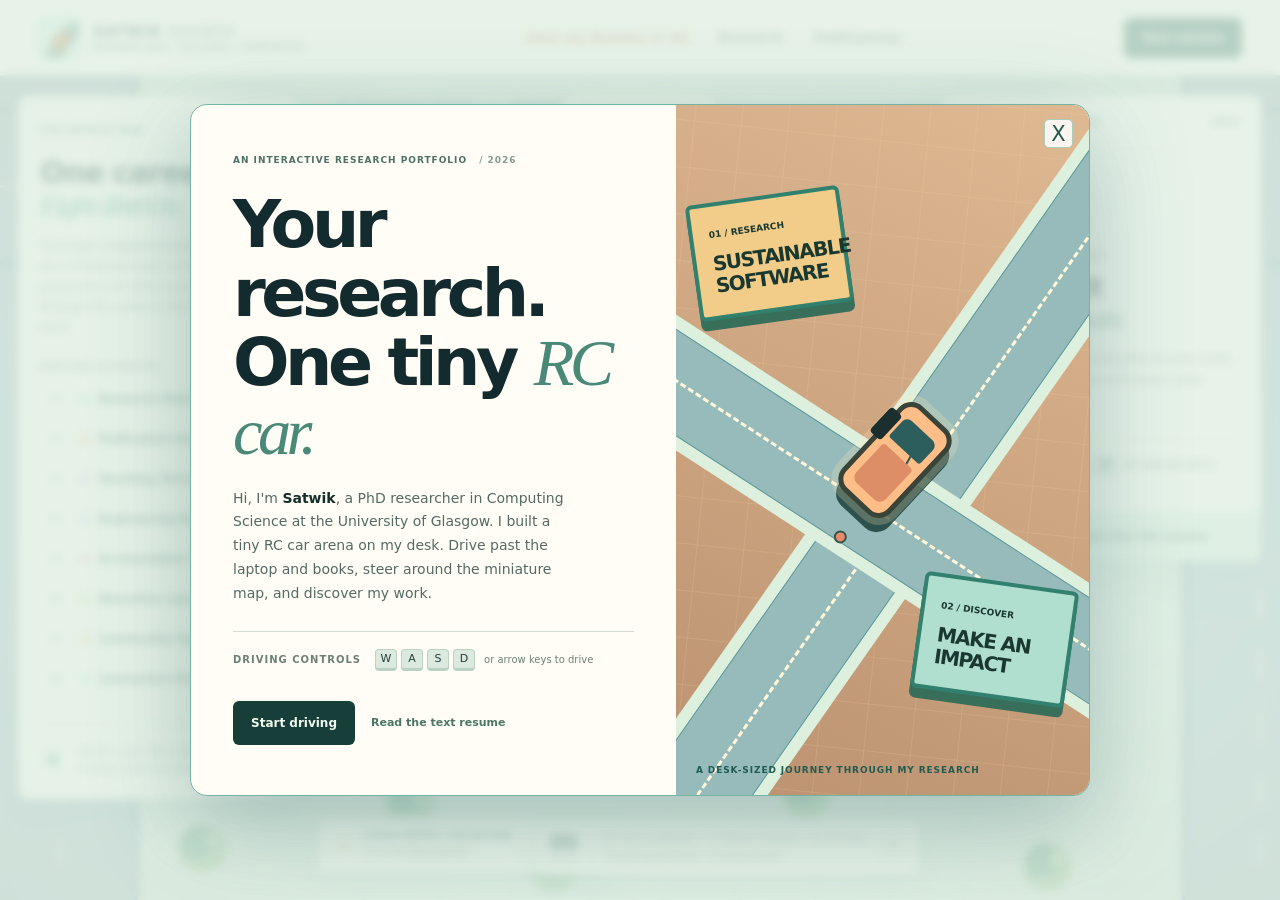
<file: site/game.html>
<!DOCTYPE html>

<html lang="en">
<head>
<meta charset="utf-8"/>
<meta content="width=device-width, initial-scale=1, viewport-fit=cover" name="viewport"/>
<meta content="#0c171b" name="theme-color"/>
<meta content="Drive through the research, publications, teaching and software engineering journey of Satwik Ghanta, PhD researcher at the University of Glasgow." name="description"/>
<meta content="Satwik Ghanta | The Driving Game" property="og:title"/>
<meta content="A top-down interactive research portfolio. Drive a remote control car around a miniature research arena on my desk." property="og:description"/>
<title>Drive Through My Research | Satwik Ghanta</title>
<link href="https://yasat.github.io/game.html" rel="canonical"/>
<link href="assets/favicon.svg" rel="icon" type="image/svg+xml"/>
<link href="styles.css?v=12" rel="stylesheet"/>
<script defer="" src="game-data.js"></script>
<script defer="" src="game.js"></script>
</head>
<body class="game-page">
<a class="skip-link" href="index.html">Skip the game and read my resume</a>
<div class="app-shell">
<header class="site-header">
<a aria-label="Satwik Ghanta, text resume homepage" class="brand" href="index.html">
<span aria-hidden="true" class="brand-mark"><span class="brand-road"></span><span class="brand-car"></span></span>
<span class="brand-text"><strong>SATWIK <span>GHANTA</span></strong><small>RESEARCHER / BUILDER / EDUCATOR</small></span>
</a>
<nav aria-label="Main navigation" class="header-nav">
<a aria-current="page" aria-hidden="true" class="nav-active hidden-2d-link" href="game.html" tabindex="-1">2D game</a><a href="city.html?start=1">View my Resume in 3D</a>
<a href="index.html#research">Research</a>
<a href="index.html#publications">Publications</a>
</nav>
<div class="header-actions">
<button aria-controls="mapPanel" aria-expanded="false" class="icon-button map-toggle" id="mapToggle" type="button">Map</button>
<a class="connect-link" href="index.html">Text version</a>
</div>
</header>
<main class="game-stage" id="stage">
<canvas aria-label="Top-down driving map. Use the arrow keys or W A S D to drive through resume blocks. Use district buttons to navigate without driving." id="world" tabindex="0"></canvas>
<div aria-hidden="true" class="canvas-vignette"></div>
<div aria-hidden="true" class="scene-meta"><span class="live-dot"></span> RC RESEARCH CIRCUIT <span class="meta-sep">/</span> DESKTOP EDITION</div>
<button aria-pressed="false" class="desk-view-button" id="deskViewToggle" type="button">View whole desk</button>
<aside aria-label="Map and district navigation" class="map-panel" id="mapPanel">
<div class="eyebrow">THE WORLD MAP</div>
<h1>One career.<br/><em>Eight districts.</em></h1>
<p class="map-description">The eight neighbourhoods are printed on a miniature track, surrounded by a protective rail. Drive your little RC car through the cards to discover my work.</p>
<div class="map-menu-heading"><span>EXPLORE DISTRICTS</span><span>01 - 08</span></div>
<nav aria-label="Jump to district" class="district-nav" id="districtNav"></nav>
<div class="map-footer"><span class="map-footer-glyph">+</span><span>Break a card, find a story.<br/>It resets when you drive away.</span></div>
</aside>
<aside aria-atomic="true" aria-live="polite" class="discovery-panel" id="discoveryPanel">
<div class="discovery-header"><span class="eyebrow">YOUR DISCOVERY LOG</span><button aria-controls="discoveryContent" aria-expanded="false" aria-label="Expand discovery details" class="detail-toggle" id="detailToggle" type="button">Expand</button><span aria-hidden="true" class="signal-icon">INFO</span></div>
<div class="discovery-content" id="discoveryContent">
<div aria-hidden="true" class="empty-mark">01</div>
<div class="discovery-kicker">READY FOR THE ROAD?</div>
<h2>Your next<br/><em>discovery awaits.</em></h2>
<p>Drive into one of the colourful resume cards. It will burst into pieces and reveal more about my work here.</p>
<div class="discovery-tip">TIP: USE <kbd>W</kbd><kbd>A</kbd><kbd>S</kbd><kbd>D</kbd> OR ARROW KEYS</div>
</div>
<a class="read-all" href="index.html">Prefer reading? Explore the full resume</a>
</aside>
<div aria-label="Discovery progress" class="progress-hud" role="status">
<span aria-hidden="true" class="progress-symbol">+</span>
<div class="progress-label"><strong>FIELD NOTES COLLECTED</strong><span id="progressText">0 of 32 discovered</span></div>
<div class="progress-track"><span id="progressFill"></span></div>
</div>
<div aria-label="Driving status" class="driving-hud">
<span class="speed-dial"><strong id="speedText">00</strong><small>SPEED*</small></span>
<span class="hud-divider"></span>
<span class="drive-instructions">W / Up: accelerate <span> | </span> S / Down: reverse <span> | </span> A / D: steer<br/><small>* Playful speed indicator, not physical speed</small></span>
<button aria-label="Show instructions" class="soundless-help" id="helpButton" type="button">?</button>
</div>
<div aria-hidden="true" class="mini-map"><canvas height="138" id="minimap" width="190"></canvas><span>YOUR POSITION</span></div>
<div aria-live="polite" class="toast" id="toast" role="status"></div>
<div aria-label="Touch driving controls" class="touch-controls">
<button aria-label="Steer left" class="touch-control steering-left" data-control="left" type="button">LEFT</button>
<button aria-label="Steer right" class="touch-control steering-right" data-control="right" type="button">RIGHT</button>
<button aria-label="Accelerate" class="touch-control throttle" data-control="up" type="button">GO</button>
<button aria-label="Reverse" class="touch-control reverse" data-control="down" type="button">REV</button>
</div>
</main>
</div>
<div aria-labelledby="introTitle" aria-modal="true" class="intro-overlay" id="introOverlay" role="dialog">
<div class="intro-card">
<div class="intro-left">
<div class="intro-eyebrow">AN INTERACTIVE RESEARCH PORTFOLIO <span> / 2026</span></div>
<h2 id="introTitle">Your research.<br/>One tiny <em>RC car.</em></h2>
<p>Hi, I'm <strong>Satwik</strong>, a PhD researcher in Computing Science at the University of Glasgow. I built a tiny RC car arena on my desk. Drive past the laptop and books, steer around the miniature map, and discover my work.</p>
<div class="intro-controls"><span>DRIVING CONTROLS</span><span class="keys"><kbd>W</kbd><kbd>A</kbd><kbd>S</kbd><kbd>D</kbd></span><span>or arrow keys to drive</span></div>
<div class="intro-buttons"><button class="start-button" id="startButton" type="button">Start driving</button><a class="skip-intro" href="index.html">Read the text resume</a></div>
</div>
<div aria-hidden="true" class="intro-art">
<div class="art-grid"></div><div class="art-road road-one"></div><div class="art-road road-two"></div>
<div class="art-card card-one"><small>01 / RESEARCH</small><strong>SUSTAINABLE<br/>SOFTWARE</strong></div>
<div class="art-card card-two"><small>02 / DISCOVER</small><strong>MAKE AN<br/>IMPACT</strong></div>
<div class="art-car"><div class="art-windshield"></div><div class="art-roof"></div><div class="art-antenna"></div></div>
<div class="art-label">A DESK-SIZED JOURNEY THROUGH MY RESEARCH</div>
</div>
<button aria-label="Close introduction and start driving" class="intro-close" id="introClose" type="button">X</button>
</div>
</div>
<noscript><div class="noscript">The driving game requires JavaScript. You can still read my <a href="index.html">complete text resume</a>.</div></noscript>
</body>
</html>
</file>
<file: site/styles.css>
:root {
    --bg: #0c171b;
    --panel: #101f23;
    --panel2: #15272b;
    --stroke: #344a4a;
    --paper: #eef3e8;
    --muted: #9badad;
    --mint: #a5ead9;
    --orange: #ffc08e;
    --left: 282px;
    --right: 320px;
    --header: 76px;
    font-family: Inter, ui-sans-serif, system-ui, -apple-system, BlinkMacSystemFont, "Segoe UI", sans-serif
}

* {
    box-sizing: border-box
}

html,
body {
    margin: 0;
    min-height: 100%;
    color: var(--paper);
    background: var(--bg)
}

a {
    color: inherit
}

button,
a {
    -webkit-tap-highlight-color: transparent
}

button {
    font: inherit
}

button:focus-visible,
a:focus-visible,
canvas:focus-visible {
    outline: 3px solid var(--orange);
    outline-offset: 3px
}

::selection {
    background: var(--mint);
    color: #102125
}

.skip-link {
    position: fixed;
    top: -60px;
    left: 12px;
    background: white;
    color: black;
    padding: 12px;
    z-index: 999
}

.skip-link:focus {
    top: 10px
}

.app-shell {
    height: 100dvh;
    min-height: 580px;
    display: flex;
    flex-direction: column;
    overflow: hidden
}

.site-header {
    height: var(--header);
    flex: none;
    z-index: 20;
    display: flex;
    align-items: center;
    justify-content: space-between;
    gap: 24px;
    padding: 0 38px;
    background: #0c171bea;
    border-bottom: 1px solid #294044
}

.brand {
    text-decoration: none;
    display: flex;
    align-items: center;
    gap: 13px
}

.brand-mark {
    width: 42px;
    height: 42px;
    border: 1px solid #52716e;
    border-radius: 11px;
    display: grid;
    place-items: center;
    position: relative;
    overflow: hidden;
    transform: rotate(-3deg);
    background: #18302f
}

.brand-road {
    width: 12px;
    height: 60px;
    transform: rotate(40deg);
    background: var(--mint)
}

.brand-road:after {
    content: "";
    height: 45px;
    position: absolute;
    left: 5px;
    top: 6px;
    border-left: 2px dashed #1b4242
}

.brand-car {
    position: absolute;
    left: 17px;
    top: 14px;
    width: 10px;
    height: 20px;
    border-radius: 4px;
    background: var(--orange);
    transform: rotate(42deg);
    box-shadow: 0 0 0 2px #17302e
}

.brand-text {
    display: flex;
    flex-direction: column;
    gap: 3px;
    white-space: nowrap
}

.brand-text strong {
    font-size: 14px;
    letter-spacing: .1em;
    font-weight: 850
}

.brand-text strong span {
    font-weight: 500
}

.brand-text small {
    font-size: 8.5px;
    letter-spacing: .14em;
    color: #a4b9b4;
    font-weight: 700
}

.header-nav {
    display: flex;
    gap: 30px;
    align-items: center
}

.header-nav a {
    text-decoration: none;
    font-size: 12px;
    color: #a5b7b6;
    font-weight: 650;
    letter-spacing: .035em
}

.header-nav a:hover,
.header-nav .nav-active {
    color: #f2f7e9
}

.header-nav a.nav-active:before {
    content: "";
    display: inline-block;
    margin-right: 9px;
    width: 6px;
    height: 6px;
    background: var(--mint);
    border-radius: 50%;
    vertical-align: middle
}

.header-actions {
    display: flex;
    align-items: center;
    gap: 10px
}

.connect-link {
    padding: 12px 17px;
    border-radius: 7px;
    border: 1px solid #79b4a4;
    background: #a4e8d6;
    color: #0e2223;
    text-decoration: none;
    white-space: nowrap;
    font-size: 12px;
    font-weight: 850
}

.connect-link span {
    margin-left: 13px
}

.connect-link:hover {
    background: #d1f8e8
}

.icon-button {
    display: none;
    border: 1px solid #476464;
    border-radius: 8px;
    padding: 10px 14px;
    background: #14282a;
    color: var(--paper);
    font-size: 13px;
    font-weight: 700
}

.game-stage {
    flex: 1;
    min-height: 0;
    position: relative;
    overflow: hidden;
    background: radial-gradient(circle at 50% 40%, #2a3a35, #102026 78%)
}

#world {
    display: block;
    width: 100%;
    height: 100%;
    outline-offset: -5px;
    touch-action: none
}

.canvas-vignette {
    position: absolute;
    inset: 0;
    pointer-events: none;
    background: radial-gradient(ellipse at 52% 49%, transparent 15%, #0b171b1e 60%, #0813169c 100%)
}

.scene-meta {
    position: absolute;
    top: 26px;
    left: calc(var(--left) + 35px);
    font-size: 9px;
    letter-spacing: .16em;
    color: #c3d2c7;
    font-weight: 850;
    text-shadow: 0 1px 10px #122326;
    pointer-events: none
}

.live-dot {
    display: inline-block;
    width: 7px;
    height: 7px;
    border-radius: 50%;
    background: #c2f6af;
    margin-right: 8px;
    box-shadow: 0 0 12px #aeff979f
}

.meta-sep {
    margin: 0 10px;
    color: #62817c
}

.map-panel {
    position: absolute;
    z-index: 8;
    left: 17px;
    top: 19px;
    bottom: 100px;
    width: var(--left);
    padding: 29px 22px 22px;
    background: #102127ed;
    border: 1px solid #3d5857;
    border-radius: 13px;
    backdrop-filter: blur(18px);
    box-shadow: 0 18px 65px #0006;
    display: flex;
    flex-direction: column;
    overflow-y: auto;
    scrollbar-width: thin;
    scrollbar-color: #476360 transparent
}

.eyebrow {
    font-weight: 850;
    letter-spacing: .15em;
    font-size: 9px;
    color: #bdd5ca
}

.tiny-star {
    color: var(--mint);
    font-size: 14px;
    margin-right: 5px
}

.map-panel h1 {
    font-size: 30px;
    line-height: 1.08;
    margin: 22px 0 14px;
    letter-spacing: -.045em;
    font-weight: 800
}

.map-panel h1 em,
.intro-card em,
.discovery-panel h2 em {
    font-family: Georgia, serif;
    font-style: italic;
    font-weight: 400;
    color: var(--mint);
    letter-spacing: -.07em
}

.map-description {
    font-size: 12px;
    line-height: 1.7;
    color: #aabeb9;
    margin: 0 0 24px
}

.map-menu-heading {
    display: flex;
    align-items: center;
    justify-content: space-between;
    margin-bottom: 10px;
    font-size: 9px;
    color: #a7b9b6;
    font-weight: 800;
    letter-spacing: .12em
}

.district-nav {
    display: flex;
    flex-direction: column;
    gap: 5px
}

.district-button {
    width: 100%;
    display: flex;
    align-items: center;
    text-align: left;
    gap: 10px;
    border: 1px solid transparent;
    background: transparent;
    color: #c3cfcb;
    border-radius: 7px;
    padding: 9px 9px;
    cursor: pointer;
    transition: background .18s, border-color .18s
}

.district-button:hover,
.district-button.is-current {
    background: #21383a;
    border-color: #496a65
}

.district-button .district-number {
    color: #6d8f8d;
    font-size: 9px;
    width: 20px
}

.district-button .district-color {
    width: 8px;
    height: 8px;
    border-radius: 2px;
    flex: none
}

.district-button .district-name {
    font-size: 11.5px;
    font-weight: 750;
    flex: 1
}

.district-button .district-arrow {
    font-size: 13px;
    color: #c0dace
}

.map-footer {
    display: flex;
    gap: 13px;
    border-top: 1px solid #385052;
    margin-top: auto;
    padding-top: 20px;
    color: #9bb7ae;
    font-size: 10px;
    line-height: 1.65
}

.map-footer-glyph {
    font-size: 30px;
    color: var(--mint);
    line-height: 1
}

.discovery-panel {
    position: absolute;
    z-index: 7;
    right: 18px;
    top: 19px;
    width: var(--right);
    max-height: calc(100% - 155px);
    min-height: 320px;
    display: flex;
    flex-direction: column;
    overflow: hidden;
    background: #f0f1e7;
    color: #172b2c;
    border: 1px solid #d6e2d8;
    border-radius: 12px;
    box-shadow: 0 15px 55px #06121575
}

.discovery-header {
    height: 53px;
    flex: none;
    border-bottom: 1px solid #ccdbd1;
    padding: 0 21px;
    display: flex;
    justify-content: space-between;
    align-items: center
}

.discovery-header .eyebrow {
    color: #60736e
}

.signal-icon {
    color: #4b7169;
    font-size: 24px
}

.detail-toggle {
    display: none;
    background: transparent;
    border: 1px solid #9ebdad;
    color: #3f685b;
    border-radius: 5px;
    padding: 4px 7px;
    font-size: 10px;
    font-weight: 800;
    cursor: pointer;
    margin-left: auto;
    margin-right: 10px
}

.discovery-content {
    padding: 21px 22px;
    overflow-y: auto;
    flex: 1
}

.empty-mark {
    width: 50px;
    height: 50px;
    border: 1px solid #adccc0;
    background: #dfede3;
    color: #346459;
    border-radius: 9px;
    font-size: 29px;
    display: grid;
    place-items: center;
    margin: 4px 0 27px
}

.discovery-kicker {
    font-size: 9px;
    letter-spacing: .16em;
    font-weight: 850;
    color: #627d72;
    margin-bottom: 12px
}

.discovery-panel h2 {
    font-size: 28px;
    line-height: 1.09;
    letter-spacing: -.055em;
    margin: 0 0 15px
}

.discovery-panel h2 em {
    color: #3e7869
}

.discovery-content p {
    color: #5a706b;
    font-size: 12px;
    line-height: 1.75;
    margin: 0
}

.discovery-tip {
    margin-top: 27px;
    padding: 14px 0;
    border-top: 1px solid #d4e1d6;
    color: #6f837b;
    font-size: 9px;
    font-weight: 800;
    letter-spacing: .055em
}

.discovery-panel kbd,
.intro-card kbd {
    display: inline-grid;
    place-items: center;
    background: #dce9df;
    border: 1px solid #bad2c2;
    border-bottom-width: 3px;
    border-radius: 4px;
    width: 22px;
    height: 22px;
    font-size: 11px;
    margin: 0 2px;
    color: #263f3b;
    font-family: inherit
}

.read-all {
    flex: none;
    min-height: 50px;
    display: flex;
    justify-content: space-between;
    align-items: center;
    gap: 7px;
    background: #dfe7da;
    padding: 0 20px;
    text-decoration: none;
    color: #345f52;
    font-size: 11px;
    font-weight: 800
}

.read-all:hover {
    background: #cde0d4
}

.discovery-chip {
    display: inline-block;
    padding: 7px 9px;
    margin: 0 0 19px;
    background: #d9e6dc;
    border-radius: 5px;
    color: #4a7161;
    font-size: 9px;
    font-weight: 850;
    letter-spacing: .11em
}

.discovery-panel .article-title {
    font-size: 25px;
    line-height: 1.12;
    margin: 0 0 14px;
    letter-spacing: -.04em
}

.article-meta {
    font-size: 11px;
    color: #728a7d;
    margin: 0 0 16px;
    font-weight: 750
}

.discovery-link {
    display: inline-block;
    text-decoration: none;
    padding: 10px 13px;
    margin-top: 20px;
    background: #173c37;
    border-radius: 5px;
    color: #e4f5e9;
    font-size: 11px;
    font-weight: 800
}

.discovery-link:hover {
    background: #285f51
}

.progress-hud {
    position: absolute;
    z-index: 6;
    left: calc(var(--left) + 35px);
    bottom: 27px;
    display: flex;
    align-items: center;
    gap: 12px;
    background: #102326df;
    padding: 13px 17px;
    border-radius: 9px;
    border: 1px solid #43625b;
    backdrop-filter: blur(9px)
}

.progress-symbol {
    font-size: 22px;
    color: var(--orange)
}

.progress-label {
    display: flex;
    flex-direction: column;
    gap: 5px
}

.progress-label strong {
    font-size: 9px;
    letter-spacing: .1em
}

.progress-label span {
    font-size: 11px;
    color: #a9c4bb
}

.progress-track {
    height: 4px;
    width: 72px;
    background: #31504c;
    border-radius: 4px;
    overflow: hidden;
    margin-left: 12px
}

.progress-track span {
    display: block;
    height: 100%;
    width: 0%;
    background: var(--mint);
    transition: width .35s
}

.driving-hud {
    position: absolute;
    z-index: 6;
    bottom: 25px;
    right: calc(var(--right) + 40px);
    display: flex;
    align-items: center;
    background: #102326e8;
    border: 1px solid #43625b;
    border-radius: 10px;
    padding: 10px 13px;
    gap: 12px;
    backdrop-filter: blur(9px)
}

.speed-dial {
    display: flex;
    flex-direction: column;
    align-items: center
}

.speed-dial strong {
    font-size: 22px;
    line-height: 1.1;
    font-variant-numeric: tabular-nums;
    letter-spacing: -.06em
}

.speed-dial small {
    font-size: 7px;
    color: #b4c2b3;
    letter-spacing: .1em
}

.hud-divider {
    height: 32px;
    width: 1px;
    background: #365652
}

.drive-instructions {
    font-size: 10px;
    line-height: 1.7;
    color: #d0ded6
}

.drive-instructions span {
    color: #88a39a;
    margin: 0 2px
}

.drive-instructions small {
    color: #7e9b91;
    font-size: 8px
}

.soundless-help {
    height: 26px;
    width: 26px;
    background: none;
    border: 1px solid #66807b;
    border-radius: 50%;
    color: #c9d7ca;
    cursor: pointer;
    font-size: 12px;
    font-weight: 900
}

.mini-map {
    position: absolute;
    z-index: 4;
    right: 25px;
    bottom: 20px;
    padding: 7px;
    border: 1px solid #546c60;
    background: #0b1f1bd9;
    border-radius: 9px;
    display: none
}

.mini-map span {
    font-size: 8px;
    letter-spacing: .12em;
    color: #b6cab9
}

.toast {
    position: absolute;
    z-index: 11;
    left: 50%;
    top: 27px;
    transform: translateX(-50%) translateY(-12px);
    opacity: 0;
    pointer-events: none;
    background: #eff7ea;
    border: 1px solid #bee8c3;
    border-radius: 8px;
    color: #164137;
    padding: 10px 15px;
    box-shadow: 0 10px 25px #0005;
    font-size: 12px;
    font-weight: 850;
    transition: opacity .2s, transform .2s;
    max-width: min(400px, 90vw);
    text-align: center
}

.toast.is-visible {
    transform: translateX(-50%) translateY(0);
    opacity: 1
}

.touch-controls {
    display: none
}

.intro-overlay {
    position: fixed;
    z-index: 40;
    inset: 0;
    background: #050f14bd;
    display: flex;
    align-items: center;
    justify-content: center;
    padding: 24px;
    backdrop-filter: blur(5px)
}

.intro-overlay.is-hidden {
    display: none
}

.intro-card {
    width: min(900px, 100%);
    min-height: 480px;
    display: grid;
    grid-template-columns: 54% 46%;
    border: 1px solid #58746b;
    box-shadow: 0 25px 90px #000a;
    border-radius: 17px;
    overflow: hidden;
    position: relative;
    background: #f3f3e9;
    color: #132b2e
}

.intro-left {
    padding: 50px 42px
}

.intro-eyebrow {
    font-size: 9px;
    letter-spacing: .11em;
    color: #4c7167;
    font-weight: 850
}

.intro-eyebrow>span:last-child {
    color: #839a91;
    margin-left: 8px
}

.intro-card h2 {
    margin: 25px 0 20px;
    font-size: clamp(42px, 5.2vw, 67px);
    letter-spacing: -.067em;
    line-height: 1.03
}

.intro-card h2 em {
    color: #4a8978
}

.intro-left>p {
    font-size: 14px;
    line-height: 1.7;
    color: #536b64;
    max-width: 340px;
    margin: 0 0 25px
}

.intro-left>p strong {
    color: #132e29
}

.intro-controls {
    border-top: 1px solid #d1ddd3;
    padding-top: 17px;
    display: flex;
    align-items: center;
    gap: 7px;
    flex-wrap: wrap;
    font-size: 10px;
    color: #6c8075
}

.intro-controls>span:first-child {
    font-weight: 850;
    letter-spacing: .1em;
    margin-right: 5px
}

.intro-controls .keys {
    display: flex
}

.intro-buttons {
    margin-top: 30px;
    display: flex;
    align-items: center;
    gap: 16px;
    flex-wrap: wrap
}

.start-button {
    border: 0;
    padding: 15px 18px;
    border-radius: 6px;
    background: #173e39;
    color: #f1fbef;
    font-weight: 800;
    font-size: 12px;
    cursor: pointer;
    white-space: nowrap
}

.start-button:hover {
    background: #285e51
}

.start-button span {
    margin-left: 24px
}

.skip-intro {
    font-size: 11px;
    text-decoration: none;
    color: #4b7668;
    font-weight: 750
}

.skip-intro:hover {
    text-decoration: underline
}

.intro-close {
    position: absolute;
    z-index: 3;
    top: 14px;
    right: 16px;
    background: #0d2727ad;
    border: 1px solid #789a8b;
    color: #eaf8ee;
    width: 29px;
    height: 29px;
    border-radius: 5px;
    font-size: 21px;
    cursor: pointer
}

.intro-art {
    overflow: hidden;
    position: relative;
    background: #193b37
}

.art-grid {
    position: absolute;
    inset: 0;
    background-image: linear-gradient(#a1ddc312 1px, transparent 1px), linear-gradient(90deg, #a1ddc312 1px, transparent 1px);
    background-size: 36px 36px;
    transform: rotate(6deg) scale(1.3)
}

.art-road {
    position: absolute;
    background: #547369;
    border: 1px solid #6d9782;
    box-shadow: 0 0 0 12px #203f3b
}

.road-one {
    width: 95px;
    height: 150%;
    top: -15%;
    left: 40%;
    transform: rotate(35deg)
}

.road-two {
    width: 90px;
    height: 150%;
    top: -15%;
    left: 40%;
    transform: rotate(-57deg)
}

.art-road:after {
    content: "";
    position: absolute;
    left: 50%;
    height: 100%;
    border-left: 3px dashed #e7e2bd8a
}

.art-card {
    position: absolute;
    border: 4px solid #234b45;
    background: #f1cd89;
    color: #1a3830;
    padding: 16px;
    width: 155px;
    height: 117px;
    box-shadow: 0 11px 0 #102e2a;
    border-radius: 6px;
    transform: rotate(-8deg)
}

.art-card small {
    font-size: 9px;
    font-weight: 800
}

.art-card strong {
    display: block;
    font-size: 20px;
    line-height: 1.08;
    margin-top: 12px;
    letter-spacing: -.07em
}

.card-one {
    top: 13%;
    left: 4%
}

.card-two {
    bottom: 14%;
    right: 4%;
    background: #b0decf;
    transform: rotate(8deg)
}

.art-car {
    width: 66px;
    height: 116px;
    position: absolute;
    left: 45%;
    top: 43%;
    z-index: 2;
    background: #ffbe87;
    border: 5px solid #3a4338;
    border-radius: 17px;
    transform: rotate(43deg);
    box-shadow: 0 0 0 7px #ffe9bb38, 8px 12px 0 #0b2f2ac0
}

.art-car:before,
.art-car:after {
    content: "";
    position: absolute;
    background: #1b302e;
    width: 15px;
    height: 33px;
    border-radius: 4px;
    top: 16px
}

.art-car:before {
    left: -11px
}

.art-car:after {
    right: -11px
}

.art-windshield {
    position: absolute;
    inset: 13px 7px auto;
    height: 27px;
    background: #2c5e5d;
    border-radius: 7px 7px 3px 3px
}

.art-roof {
    position: absolute;
    inset: 48px 8px 10px;
    background: #dd8e66;
    border-radius: 4px 4px 8px 8px
}

.art-label {
    position: absolute;
    left: 20px;
    bottom: 20px;
    font-size: 9px;
    font-weight: 900;
    letter-spacing: .1em;
    color: #d2e9d7
}

.noscript {
    position: fixed;
    bottom: 0;
    z-index: 50;
    background: #ffe5a9;
    color: #172b2b;
    padding: 15px;
    text-align: center;
    width: 100%
}

@media(min-width:1550px) {
    :root {
        --left: 300px;
        --right: 343px
    }

    .map-panel {
        padding: 33px 25px
    }

    .map-panel h1 {
        font-size: 33px
    }

    .map-description {
        font-size: 13px
    }

    .district-button {
        padding: 11px 9px
    }

    .discovery-panel {
        max-height: calc(100% - 180px)
    }

    .mini-map {
        display: block;
        bottom: 106px
    }

    .driving-hud {
        right: calc(var(--right) + 55px)
    }
}

@media(max-width:1200px) {
    :root {
        --left: 235px;
        --right: 283px
    }

    .site-header {
        padding: 0 23px
    }

    .map-panel {
        left: 10px;
        top: 12px;
        padding: 22px 15px;
        bottom: 96px
    }

    .map-panel h1 {
        font-size: 27px
    }

    .map-description {
        font-size: 11px
    }

    .district-button {
        padding: 8px 5px
    }

    .discovery-panel {
        right: 10px;
        top: 12px
    }

    .discovery-content {
        padding: 18px
    }

    .discovery-panel h2 {
        font-size: 25px
    }

    .progress-hud {
        left: calc(var(--left) + 22px);
        bottom: 20px
    }

    .driving-hud {
        right: calc(var(--right) + 24px);
        bottom: 20px
    }

    .drive-instructions {
        display: none
    }
}

@media(max-width:960px) {
    :root {
        --left: 275px;
        --right: 280px;
        --header: 65px
    }

    .site-header {
        padding: 0 18px
    }

    .header-nav {
        display: none
    }

    .map-toggle {
        display: inline-flex;
        align-items: center;
        gap: 8px
    }

    .map-panel {
        width: var(--left);
        left: 12px;
        top: 12px;
        bottom: 105px;
        transition: transform .22s, opacity .22s;
        transform: translateX(calc(-100% - 25px));
        opacity: 0;
        pointer-events: none
    }

    .map-panel.is-open {
        transform: translateX(0);
        opacity: 1;
        pointer-events: auto
    }

    .scene-meta {
        left: 20px;
        top: 22px
    }

    .discovery-panel {
        right: 12px;
        top: 12px;
        width: var(--right);
        max-height: calc(100% - 160px)
    }

    .progress-hud {
        left: 17px;
        bottom: 18px
    }

    .driving-hud {
        right: calc(var(--right) + 27px);
        bottom: 18px
    }

    .mini-map {
        display: none
    }
}

@media(max-width:640px) {
    :root {
        --header: 61px
    }

    .app-shell {
        min-height: 0
    }

    .site-header {
        padding: 0 12px;
        gap: 5px
    }

    .brand {
        gap: 7px
    }

    .brand-mark {
        width: 34px;
        height: 34px
    }

    .brand-text strong {
        font-size: 11px
    }

    .brand-text small {
        font-size: 7px;
        letter-spacing: .08em
    }

    .header-actions {
        gap: 6px
    }

    .connect-link {
        padding: 10px 10px;
        font-size: 10px
    }

    .connect-link span {
        display: none
    }

    .icon-button {
        padding: 9px
    }

    .map-panel {
        top: 10px;
        left: 9px;
        bottom: 174px;
        width: min(283px, calc(100% - 18px));
        z-index: 15
    }

    .map-panel h1 {
        font-size: 29px
    }

    .discovery-panel {
        left: 10px;
        right: 10px;
        top: auto;
        bottom: 12px;
        width: auto;
        min-height: 0;
        max-height: 174px;
        border-radius: 9px
    }

    .discovery-header {
        height: 33px;
        padding: 0 12px
    }

    .discovery-header .eyebrow {
        font-size: 8px
    }

    .detail-toggle {
        display: block
    }

    .discovery-panel.is-expanded {
        max-height: 63dvh
    }

    .discovery-panel.is-expanded .discovery-content {
        padding-top: 16px;
        padding-bottom: 18px
    }

    .discovery-panel.is-expanded .article-title {
        font-size: 23px
    }

    .discovery-panel.is-expanded .discovery-content p {
        font-size: 12px;
        line-height: 1.6
    }

    .signal-icon {
        font-size: 15px
    }

    .discovery-content {
        padding: 9px 13px;
        display: block
    }

    .discovery-panel h2 {
        font-size: 19px;
        line-height: 1.05;
        margin-bottom: 7px
    }

    .discovery-content p {
        font-size: 10px;
        line-height: 1.35
    }

    .empty-mark,
    .discovery-tip {
        display: none
    }

    .discovery-kicker {
        font-size: 8px;
        margin-bottom: 5px
    }

    .read-all {
        min-height: 29px;
        font-size: 10px;
        padding: 0 12px
    }

    .discovery-chip {
        padding: 3px 6px;
        margin-bottom: 5px;
        font-size: 8px
    }

    .discovery-panel .article-title {
        font-size: 16px;
        margin-bottom: 5px
    }

    .article-meta {
        font-size: 9px;
        margin: 0 0 5px
    }

    .discovery-link {
        margin-top: 8px;
        padding: 6px 9px;
        font-size: 9px
    }

    .scene-meta {
        font-size: 7.5px;
        top: 15px;
        left: 12px
    }

    .progress-hud {
        left: 10px;
        bottom: 196px;
        padding: 7px 9px;
        gap: 6px
    }

    .progress-symbol {
        font-size: 14px
    }

    .progress-label strong {
        font-size: 7px
    }

    .progress-label span {
        font-size: 9px
    }

    .progress-track {
        width: 38px;
        margin-left: 5px
    }

    .driving-hud {
        right: 12px;
        bottom: 196px;
        padding: 7px 8px;
        gap: 6px
    }

    .speed-dial strong {
        font-size: 17px
    }

    .hud-divider {
        height: 22px
    }

    .touch-controls {
        display: grid;
        position: absolute;
        z-index: 9;
        left: 12px;
        right: 12px;
        bottom: 266px;
        grid-template-columns: 58px 58px 1fr 58px 58px;
        gap: 7px;
        pointer-events: none
    }

    .touch-control {
        pointer-events: auto;
        height: 50px;
        border: 1px solid #a0c9ad80;
        border-radius: 12px;
        color: #ebf8e3;
        background: #14372cbb;
        font-size: 27px;
        font-weight: 800;
        touch-action: none;
        user-select: none;
        -webkit-user-select: none
    }

    .touch-control.is-pressed {
        background: #9fd5b4;
        color: #0f2a22
    }

    .steering-left {
        grid-column: 1
    }

    .steering-right {
        grid-column: 2
    }

    .throttle {
        grid-column: 4
    }

    .reverse {
        grid-column: 5
    }

    .intro-overlay {
        padding: 14px
    }

    .intro-card {
        grid-template-columns: 1fr;
        max-height: 93dvh;
        overflow-y: auto
    }

    .intro-left {
        padding: 29px 24px 30px
    }

    .intro-card h2 {
        font-size: 49px;
        margin: 17px 0
    }

    .intro-left>p {
        font-size: 12px;
        margin-bottom: 16px
    }

    .intro-controls {
        padding-top: 11px
    }

    .intro-buttons {
        margin-top: 20px;
        gap: 10px
    }

    .intro-art {
        height: 135px;
        grid-row: 1
    }

    .art-card {
        transform: scale(.7) rotate(-8deg);
        top: 0;
        left: 4%
    }

    .art-card.card-two {
        right: 0;
        left: auto;
        bottom: 0;
        top: auto;
        transform: scale(.7) rotate(8deg)
    }

    .art-car {
        transform: scale(.6) rotate(43deg);
        top: 8%;
        left: 45%
    }

    .art-label {
        font-size: 7px;
        bottom: 9px
    }
}

@media(max-width:380px) {
    .brand-text small {
        display: none
    }

    .connect-link {
        font-size: 9px
    }

    .discovery-panel {
        max-height: 166px
    }

    .touch-controls {
        bottom: 250px
    }

    .progress-hud,
    .driving-hud {
        bottom: 187px
    }

    .start-button {
        width: 100%
    }

    .intro-card h2 {
        font-size: 41px
    }
}

@media(prefers-reduced-motion:reduce) {

    *,
    *::before,
    *::after {
        scroll-behavior: auto !important;
        animation-duration: .001ms !important;
        transition-duration: .001ms !important
    }
}

/* The full text resume page */
.resume-page {
    min-height: 100vh;
    background: #f1f2e9;
    color: #1a3432;
    line-height: 1.6
}

.resume-nav {
    height: 75px;
    display: flex;
    align-items: center;
    justify-content: space-between;
    gap: 20px;
    padding: 0 max(30px, calc((100% - 1120px)/2));
    background: #102429;
    color: #ecf4e9
}

.resume-nav .brand-text small {
    color: #b0c3ba
}

.resume-nav-links {
    display: flex;
    gap: 21px;
    align-items: center
}

.resume-nav-links a {
    font-size: 12px;
    text-decoration: none;
    font-weight: 800;
    color: #e0f1ea
}

.resume-nav-links .back-drive {
    border: 1px solid #8acdb4;
    padding: 10px 13px;
    border-radius: 5px;
    background: #a4e8d6;
    color: #13302e
}

.resume-hero {
    background: #102429;
    color: #edf6ee;
    padding: 90px max(30px, calc((100% - 1120px)/2)) 75px;
    position: relative;
    overflow: hidden
}

.resume-hero:after {
    content: "";
    position: absolute;
    right: -90px;
    top: -100px;
    width: 420px;
    height: 420px;
    border: 2px solid #a9e1c329;
    border-radius: 50%;
    box-shadow: 0 0 0 60px #a9e1c310, 0 0 0 120px #a9e1c30a;
    pointer-events: none
}

.resume-hero .eyebrow {
    color: #a4e9d6
}

.resume-hero h1 {
    font-size: clamp(48px, 6vw, 80px);
    letter-spacing: -.065em;
    line-height: 1.05;
    max-width: 900px;
    margin: 18px 0
}

.resume-hero h1 em {
    color: #b8e4cc;
    font-family: Georgia, serif;
    font-weight: 400
}

.resume-hero p {
    max-width: 740px;
    font-size: 17px;
    color: #bdcec4;
    line-height: 1.7
}

.resume-hero-actions {
    display: flex;
    gap: 12px;
    flex-wrap: wrap;
    margin-top: 28px
}

.resume-hero-actions a {
    text-decoration: none;
    background: #a9e4d1;
    color: #142b29;
    padding: 12px 17px;
    border-radius: 6px;
    font-weight: 850;
    font-size: 12px
}

.resume-hero-actions a.secondary {
    background: transparent;
    color: #d3eee1;
    border: 1px solid #74978e
}

.resume-content {
    max-width: 1120px;
    margin: 0 auto;
    display: grid;
    grid-template-columns: 215px minmax(0, 1fr);
    gap: 70px;
    padding: 62px 20px 110px
}

.resume-toc {
    position: sticky;
    top: 24px;
    align-self: start;
    display: flex;
    flex-direction: column;
    gap: 2px
}

.resume-toc strong {
    color: #64877b;
    font-size: 10px;
    letter-spacing: .14em;
    margin-bottom: 10px
}

.resume-toc a {
    font-size: 13px;
    color: #56746c;
    text-decoration: none;
    padding: 8px 10px;
    border-left: 2px solid transparent
}

.resume-toc a:hover,
.resume-toc a:focus-visible {
    border-left-color: #40786c;
    color: #163b32;
    background: #e5eee6
}

.resume-article section {
    border-bottom: 1px solid #cfded2;
    padding: 0 0 40px;
    margin-bottom: 43px;
    scroll-margin-top: 30px
}

.resume-article section:last-child {
    border: 0
}

.resume-article h2 {
    font-size: 33px;
    letter-spacing: -.05em;
    margin: 0 0 18px;
    color: #183c33
}

.resume-article h3 {
    font-size: 19px;
    letter-spacing: -.03em;
    margin: 0 0 5px
}

.resume-article p {
    color: #46655b;
    font-size: 15px;
    margin: 0 0 15px
}

.resume-article .section-lead {
    font-size: 16px;
    line-height: 1.75;
    margin-bottom: 22px
}

.resume-entry {
    padding: 20px 0;
    border-top: none
}

.entry-top {
    display: flex;
    align-items: baseline;
    justify-content: space-between;
    gap: 12px
}

.entry-date {
    white-space: nowrap;
    color: #5a8570;
    font-size: 12px;
    font-weight: 800
}

.resume-entry .entry-meta {
    display: block;
    color: #739184;
    font-size: 12px;
    font-weight: 800;
    margin: 0 0 10px
}

.resume-article a:not(.pill-link) {
    color: #206853;
    text-underline-offset: 3px
}

.pill-link {
    display: inline-block;
    margin: 5px 7px 0 0;
    padding: 7px 11px;
    font-size: 11px;
    border: 1px solid #85afa0;
    border-radius: 6px;
    color: #2b6954;
    text-decoration: none;
    font-weight: 800
}

.pill-link:hover {
    background: #def0e6
}

.resume-footer {
    background: #102429;
    color: #d6e4d8;
    text-align: center;
    padding: 35px 20px;
    font-size: 12px
}

.resume-footer a {
    color: #b7e9d2
}

@media(max-width:760px) {
    .resume-nav {
        padding: 0 16px;
        height: 66px
    }

    .resume-nav-links {
        gap: 10px
    }

    .resume-nav-links a:not(.back-drive) {
        display: none
    }

    .resume-hero {
        padding: 60px 20px
    }

    .resume-hero p {
        font-size: 14px
    }

    .resume-content {
        grid-template-columns: 1fr;
        gap: 22px;
        padding: 35px 20px 65px
    }

    .resume-toc {
        position: static;
        flex-direction: row;
        overflow-x: auto;
        gap: 3px;
        padding-bottom: 15px
    }

    .resume-toc strong {
        display: none
    }

    .resume-toc a {
        white-space: nowrap;
        border-left: 0;
        border-bottom: 2px solid transparent;
        font-size: 11px;
        padding: 7px
    }

    .resume-article h2 {
        font-size: 28px
    }

    .resume-article h3 {
        font-size: 17px
    }

    .resume-article p {
        font-size: 13px
    }

    .entry-top {
        flex-direction: column;
        gap: 0;
        margin-bottom: 5px
    }
}


/* v2: bright driving world with clear, accessible controls */
.game-page {
    --bg: #e5f3e7;
    --panel: #fffdf4;
    --panel2: #f4fff5;
    --paper: #1a4646;
    --muted: #4a7073;
    --mint: #338975;
    --orange: #e99b55;
    color: #19464a;
    background: #e8f5e9;
}

.game-page .site-header {
    background: #fffdf4;
    border-bottom: 1px solid #a9cfc2;
    box-shadow: 0 3px 16px #477e7221
}

.game-page .brand-mark {
    background: #d8f0e1;
    border-color: #77b3a0
}

.game-page .brand-road {
    background: #448e7e
}

.game-page .brand-road:after {
    border-color: #e9fff1
}

.game-page .brand-text small {
    color: #48726b
}

.game-page .header-nav a {
    color: #416b66
}

.game-page .header-nav a:hover,
.game-page .header-nav .nav-active {
    color: #13473b
}

.game-page .header-nav a.nav-active:before {
    background: #3d947c
}

.game-page .connect-link {
    background: #225f54;
    color: white;
    border-color: #225f54
}

.game-page .connect-link:hover {
    background: #377968
}

.game-page .icon-button {
    background: white;
    color: #265c53;
    border-color: #8bbcab
}

.game-page .game-stage {
    background: #e5f2e6
}

.game-page .canvas-vignette {
    background: radial-gradient(ellipse at 50% 50%, transparent 45%, #9ec3b126 100%)
}

.game-page .scene-meta {
    color: #28645e;
    text-shadow: none
}

.game-page .meta-sep {
    color: #367c71
}

.game-page .live-dot {
    background: #e98e59;
    box-shadow: 0 0 0 3px #ffdabd
}

.game-page .map-panel {
    background: #fffcf4f5;
    color: #173e3e;
    border-color: #93beb1;
    box-shadow: 0 18px 35px #3d817c35
}

.game-page .eyebrow {
    color: #346e62
}

.game-page .map-panel h1 em {
    color: #228a75
}

.game-page .map-description {
    color: #51786f
}

.game-page .map-menu-heading {
    color: #56786e
}

.game-page .district-button {
    color: #285b52
}

.game-page .district-button:hover,
.game-page .district-button.is-current {
    background: #e1f5e7;
    border-color: #91c5ae
}

.game-page .district-button .district-number {
    color: #4c8478
}

.game-page .district-button .district-arrow {
    color: #278b6f
}

.game-page .map-footer {
    border-top-color: #ccdfd1;
    color: #578276
}

.game-page .map-footer-glyph {
    color: #2f8d71
}

.game-page .discovery-panel {
    background: #fffdf7;
    border-color: #b0d2c2;
    box-shadow: 0 12px 45px #43847535
}

.game-page .discovery-header {
    border-bottom-color: #dbe8d9
}

.game-page .read-all {
    background: #d8eee0
}

.game-page .read-all:hover {
    background: #c6e7d5
}

.game-page .progress-hud,
.game-page .driving-hud {
    background: #fffdf5f5;
    color: #184f49;
    border-color: #a3cdbd;
    box-shadow: 0 10px 28px #44827a27
}

.game-page .progress-label span,
.game-page .drive-instructions,
.game-page .drive-instructions small {
    color: #426e67
}

.game-page .progress-track {
    background: #c5ded5
}

.game-page .progress-track span {
    background: #2d9f7a
}

.game-page .speed-dial small,
.game-page .soundless-help {
    color: #457166
}

.game-page .hud-divider {
    background: #afd0c2
}

.game-page .soundless-help {
    border-color: #85b5a2
}

.game-page .mini-map {
    background: #fffdf4e8;
    border-color: #8db9a9
}

.game-page .mini-map span {
    color: #245c50
}

.game-page .intro-overlay {
    background: #e1f0e4c7
}

.game-page .intro-card {
    background: #fffdf5;
    border-color: #75b3a4;
    box-shadow: 0 28px 95px #295b6057
}

.game-page .intro-art {
    background: #c8ecd6
}

.game-page .art-grid {
    background-image: linear-gradient(#63a88e36 1px, transparent 1px), linear-gradient(90deg, #63a88e36 1px, transparent 1px)
}

.game-page .art-road {
    background: #97bbba;
    border-color: #619b9b;
    box-shadow: 0 0 0 12px #dcf0dd
}

.game-page .art-road:after {
    border-color: #fff7d9
}

.game-page .art-card {
    border-color: #32816e;
    box-shadow: 0 10px 0 #386f5a
}

.game-page .art-label {
    color: #205b52
}

.game-page .intro-close {
    background: #ffffffdd;
    color: #21594d;
    border-color: #a8cdbb
}

.game-page .touch-control {
    background: #fffbeced;
    border-color: #6eb7a0;
    color: #205c50;
    box-shadow: 0 3px 12px #1d7f6b26;
    font-size: 12px;
    letter-spacing: .025em
}

.game-page .touch-control.is-pressed {
    background: #75d7a9;
    color: #103d31
}

.game-page .toast {
    box-shadow: 0 10px 20px #4388763b
}

.game-page .signal-icon {
    font-size: 9px;
    font-weight: 850;
    letter-spacing: .09em
}

/* Keep the full text version prominent, including on narrow screens. */
.resume-page .resume-nav-links .back-drive {
    background: #b8f1d0;
    border-color: #71c4a3;
    color: #0a4139;
    white-space: nowrap
}

.resume-page .resume-hero .home-mode-note {
    font-size: 10px;
    font-weight: 850;
    letter-spacing: .13em;
    color: #acd9bb;
    margin-bottom: 15px
}

.resume-page .resume-hero .home-mode-note span {
    padding: 0 6px;
    color: #729587
}

.resume-page .resume-hero-actions a.game-hero-button {
    background: #bdf3d4;
    color: #103c32;
    box-shadow: 0 5px 0 #5a9980
}

.resume-page .resume-hero-actions a.game-hero-button:hover {
    background: #daf9e3
}

.resume-page .resume-nav-links a:hover {
    text-decoration: underline;
    text-underline-offset: 5px
}

@media(max-width:760px) {
    .resume-page .resume-nav-links .back-drive {
        padding: 9px 11px;
        font-size: 11px
    }
}

@media(max-width:380px) {
    .resume-page .brand-text small {
        display: none
    }
}

/* v3: text-first homepage with both independent game experiences. */
.resume-page .resume-nav-links .back-city {
    background: #f4bc8e;
    border: 1px solid #e5a678;
    border-radius: 5px;
    padding: 10px 13px;
    color: #193b33;
    white-space: nowrap
}

.resume-page .resume-nav-links .back-city:hover {
    background: #ffd9ae;
    text-decoration: none
}

.resume-page .resume-hero-actions a.city-hero-button {
    background: #f3b482;
    color: #1d4038;
    box-shadow: 0 5px 0 #bc8055
}

.resume-page .resume-hero-actions a.city-hero-button:hover {
    background: #ffcb9b
}

.game-page .header-nav a[href^="city.html"] {
    color: #b3683a;
    font-weight: 900
}

@media(max-width:760px) {
    .resume-page .resume-nav-links .back-city {
        padding: 9px 10px;
        font-size: 11px
    }

    .resume-page .resume-nav {
        gap: 8px
    }

    .resume-page .resume-nav-links {
        gap: 7px
    }
}

@media(max-width:420px) {
    .resume-page .resume-nav .brand-text small {
        display: none
    }

    .resume-page .resume-nav-links .back-drive,
    .resume-page .resume-nav-links .back-city {
        font-size: 10px;
        padding: 8px
    }
}

@media(max-width:760px) {
    .resume-page .resume-nav-links a.back-city {
        display: inline-flex;
        align-items: center;
        justify-content: center
    }
}

/* Version 7: miniature RC car arena on a writing desk. */
.game-page .game-stage {
    background: #ab8062
}

.game-page .canvas-vignette {
    background: radial-gradient(ellipse at 52% 50%, transparent 54%, #44312724 100%)
}

.desk-view-button {
    position: absolute;
    top: 17px;
    left: 50%;
    transform: translateX(-50%);
    z-index: 10;
    cursor: pointer;
    background: #fff9e8f2;
    color: #22564d;
    border: 1px solid #76a591;
    border-radius: 999px;
    box-shadow: 0 6px 20px #264d3938;
    padding: 11px 20px;
    font-size: 12px;
    font-weight: 850;
    letter-spacing: .025em;
    white-space: nowrap
}

.desk-view-button:hover,
.desk-view-button.is-overview {
    background: #276f5d;
    color: #fff9e8;
    border-color: #276f5d
}

.game-page .intro-art {
    background: linear-gradient(25deg, #bc9270, #deb992)
}

.game-page .art-grid {
    background-image: linear-gradient(#f7e1ae26 1px, transparent 1px), linear-gradient(90deg, #f7e1ae26 1px, transparent 1px)
}

.game-page .art-car:after {
    content: "";
    position: absolute;
    width: 2px;
    height: 57px;
    left: 53%;
    bottom: -42px;
    background: #2e5550;
    transform: rotate(-14deg);
    transform-origin: top;
    z-index: -1;
    border-radius: 3px
}

.game-page .art-antenna {
    position: absolute;
    width: 9px;
    height: 9px;
    border-radius: 50%;
    background: #ec896c;
    left: 64%;
    bottom: -45px;
    box-shadow: 0 0 0 2px #31574c
}

@media(max-width:960px) {
    .desk-view-button {
        top: 18px;
        left: 50%;
        padding: 9px 13px;
        font-size: 10px
    }
}

@media(max-width:640px) {
    .desk-view-button {
        top: 47px;
        left: 50%;
        padding: 7px 11px;
        font-size: 10px;
        box-shadow: 0 2px 9px #22594c30
    }
}

.game-page .toast {
    top: 74px
}

.game-page .game-stage.is-desk-overview .driving-hud,
.game-page .game-stage.is-desk-overview .touch-controls,
.game-page .game-stage.is-desk-overview .mini-map {
    opacity: 0;
    pointer-events: none
}

@media(max-width:640px) {
    .game-page .toast {
        top: 92px
    }
}


/* Version 8: expanded academic portfolio. These overrides affect the text resume only. */
.resume-expanded .resume-nav {
    padding-left: max(24px, calc((100% - 1240px)/2));
    padding-right: max(24px, calc((100% - 1240px)/2))
}

.resume-expanded .resume-hero {
    padding: 54px max(26px, calc((100% - 1150px)/2)) 66px
}

.resume-expanded .resume-hero::after {
    opacity: .7
}

.resume-expanded .resume-hero-identity {
    display: flex;
    align-items: center;
    gap: 20px;
    margin: 17px 0 33px;
    position: relative;
    z-index: 1
}

.resume-expanded .profile-photo-frame {
    position: relative;
    display: block;
    flex: none;
    width: 112px;
    height: 112px;
    border-radius: 50%;
    border: 4px solid #b4dfca;
    box-shadow: 0 0 0 7px #72bb9b27, 0 12px 24px #07191665;
    background: #31675b;
    overflow: hidden
}

.resume-expanded .profile-photo {
    display: block;
    width: 100%;
    height: 100%;
    object-fit: cover;
    object-position: center 34%;
    border-radius: 50%
}

.resume-expanded .profile-fallback {
    display: none;
    width: 100%;
    height: 100%;
    place-items: center;
    color: #ddf7e9;
    font-size: 34px;
    font-weight: 850;
    letter-spacing: -.05em
}

.resume-expanded .hero-name {
    display: flex;
    flex-direction: column;
    gap: 2px
}

.resume-expanded .hero-name .eyebrow {
    font-size: 11px;
    letter-spacing: .14em;
    font-weight: 850
}

.resume-expanded .hero-name strong {
    font-size: clamp(21px, 2.8vw, 32px);
    letter-spacing: -.045em;
    line-height: 1.18;
    color: #fff8e6
}

.resume-expanded .hero-name>span:last-child {
    font-size: 13px;
    color: #b8d8ce
}

.resume-expanded .resume-hero h1 {
    font-size: clamp(43px, 5.3vw, 70px);
    margin-top: 0;
    max-width: 920px
}

.resume-expanded .resume-hero>p {
    max-width: 770px
}

.resume-expanded .resume-content {
    max-width: 1150px;
    grid-template-columns: 225px minmax(0, 1fr);
    gap: 58px;
    padding-top: 56px
}

.resume-expanded .resume-toc {
    max-height: calc(100vh - 45px);
    overflow-y: auto;
    scrollbar-width: thin
}

.resume-expanded .resume-toc a {
    padding: 6px 10px
}

.resume-expanded .resume-article {
    min-width: 0
}

.resume-expanded .resume-article section {
    scroll-margin-top: 10px;
    margin-bottom: 15px;
    padding-bottom: 15px;
    border-bottom: 1px solid #cbdcd0
}

.resume-expanded .resume-article section:last-child {
    border-bottom: none
}

.resume-expanded .resume-article h2 {
    font-size: clamp(27px, 3.2vw, 36px);
    line-height: 1.19;
    margin-bottom: 8px
}

.resume-expanded .resume-article h3:not(.resume-subheading) {
    font-size: 19px;
    line-height: 1.35;
    margin-bottom: 3px
}

.resume-expanded .resume-article p {
    line-height: 1.65;
    margin-bottom: 8px;
    color: #35554d;
    font-size: 15px
}

.resume-expanded .resume-article .section-lead {
    font-size: 17px;
    color: #426d5e;
    margin-bottom: 10px;
    line-height: 1.6
}

.resume-expanded .resume-entry {
    border-top: none;
    border-bottom: none;
    padding: 6px 0
}

.resume-expanded .resume-entry p:last-of-type {
    margin-bottom: 2px
}

.resume-expanded .resume-article section> :last-child {
    margin-bottom: 0
}

.resume-expanded .resume-article section>.resume-entry:last-child {
    padding-bottom: 0
}

.resume-expanded .resume-subheading {
    margin: 15px 0 4px !important;
    font-size: 13px !important;
    line-height: 1.35;
    letter-spacing: .12em;
    text-transform: uppercase;
    color: #37735e;
    border-bottom: none;
    padding-bottom: 0
}

.resume-expanded .resume-status {
    display: inline-block;
    font-size: 11px;
    font-weight: 750;
    color: #2b725b;
    background: #e0eee4;
    border: 1px solid #c0d9c9;
    padding: 3px 9px;
    border-radius: 20px;
    margin: 2px 0 6px
}

.resume-expanded .resume-entry .entry-meta {
    font-size: 12px;
    color: #5a8273;
    line-height: 1.5;
    margin-bottom: 4px
}

.resume-expanded .entry-top {
    align-items: start
}

.resume-expanded .entry-date {
    flex: none;
    padding-top: 2px
}

.resume-expanded .entry-links {
    display: flex;
    flex-wrap: wrap;
    gap: 6px;
    margin-top: 5px
}

.resume-expanded .entry-links a {
    margin: 0
}

.resume-expanded .publication-note {
    background: #e7eee3;
    border-left: 3px solid #83b49c;
    padding: 9px 12px;
    margin: 8px 0 12px !important;
    font-size: 13px !important
}

.resume-expanded a:focus-visible {
    outline: 3px solid #e3a05d;
    outline-offset: 3px
}

@media(max-width:900px) {
    .resume-expanded .resume-content {
        grid-template-columns: 180px minmax(0, 1fr);
        gap: 25px;
        padding-left: 24px;
        padding-right: 24px
    }
}

@media(max-width:760px) {
    .resume-expanded .resume-nav {
        padding: 0 12px
    }

    .resume-expanded .resume-nav .brand-text strong {
        font-size: 11px
    }

    .resume-expanded .resume-nav-links {
        gap: 5px
    }

    .resume-expanded .resume-nav-links .back-drive,
    .resume-expanded .resume-nav-links .back-city {
        font-size: 10px;
        padding: 8px 7px
    }

    .resume-expanded .resume-hero {
        padding: 45px 20px 53px
    }

    .resume-expanded .resume-hero-identity {
        gap: 15px;
        margin-bottom: 27px
    }

    .resume-expanded .profile-photo-frame {
        width: 84px;
        height: 84px;
        border-width: 3px
    }

    .resume-expanded .hero-name strong {
        font-size: 23px
    }

    .resume-expanded .hero-name>span:last-child {
        font-size: 11px
    }

    .resume-expanded .hero-name .eyebrow {
        font-size: 9px
    }

    .resume-expanded .resume-hero h1 {
        font-size: clamp(37px, 8vw, 52px)
    }

    .resume-expanded .resume-hero p {
        font-size: 15px
    }

    .resume-expanded .resume-content {
        display: block;
        padding: 27px 19px 55px
    }

    .resume-expanded .resume-toc {
        position: static;
        display: flex;
        flex-direction: row;
        max-height: none;
        overflow-x: auto;
        gap: 4px;
        padding-bottom: 15px;
        margin-bottom: 27px
    }

    .resume-expanded .resume-toc a {
        border-bottom: 2px solid transparent;
        border-left: 0;
        white-space: nowrap;
        font-size: 11px;
        padding: 8px 7px
    }

    .resume-expanded .resume-article h3:not(.resume-subheading) {
        font-size: 18px
    }

    .resume-expanded .resume-article p {
        font-size: 14px;
        line-height: 1.65
    }

    .resume-expanded .resume-article .section-lead {
        font-size: 15px
    }

    .resume-expanded .entry-top {
        gap: 2px;
        margin-bottom: 2px
    }
}

.resume-expanded .resume-subheading {
    margin: 12px 0 4px !important;
    padding: 0;
    border: none;
}

.resume-expanded .resume-article section>.resume-subheading~.resume-subheading {
    border-top: 1px dashed #c5cbc6;
    padding-top: 12px;
    margin-top: 12px !important;
}

.resume-expanded .resume-article section {
    border-bottom: 1px solid #cbdcd0;
    padding-bottom: 15px;
    margin-bottom: 15px;
}

.resume-expanded .resume-article section:last-child {
    border-bottom: none;
}

.resume-expanded .resume-entry {
    border-top: none;
    border-bottom: none;
}

.hidden-2d-link {
    display: none !important;
}
</file>
